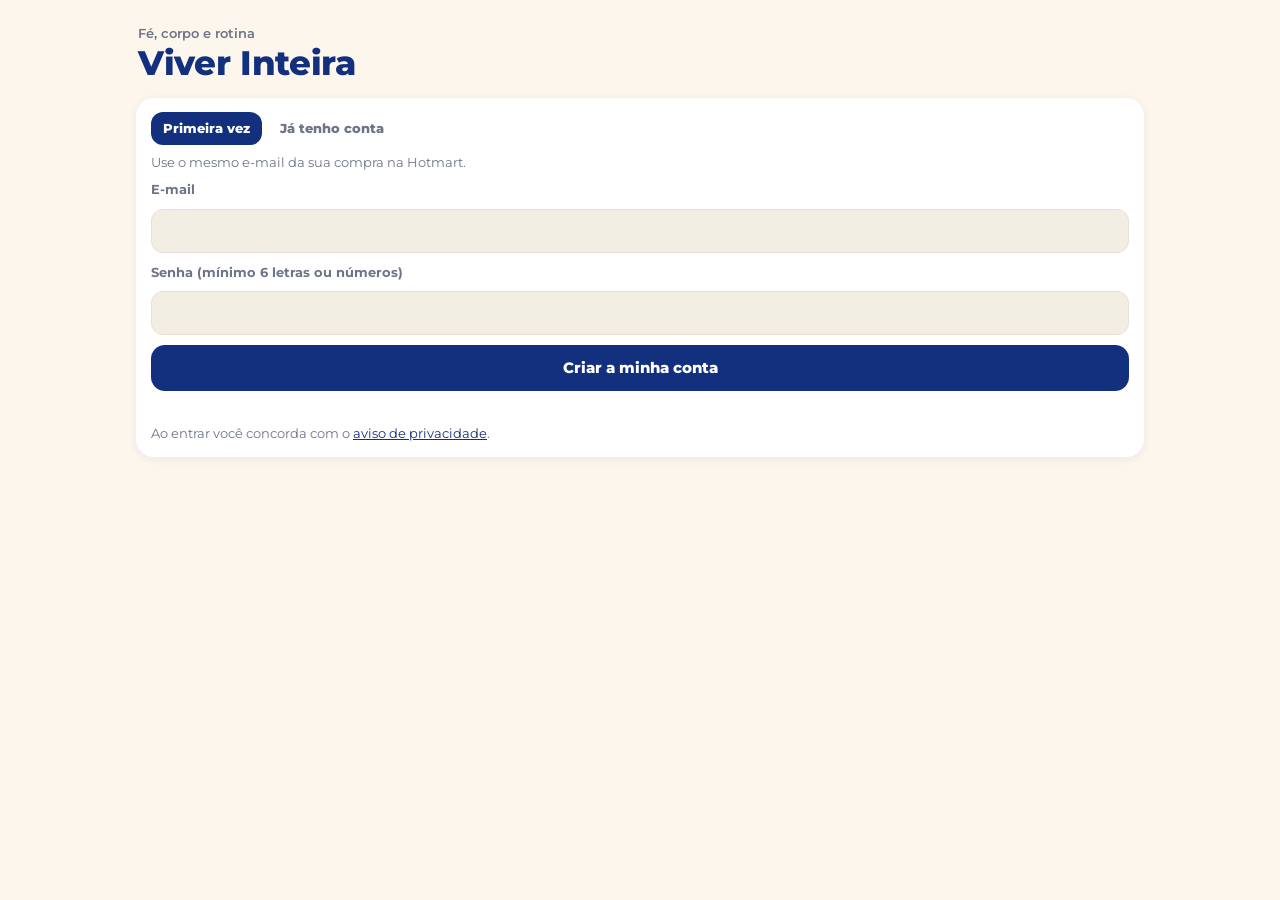
<file: index.html>
<!doctype html>
<html lang="pt-BR">
<head>
<meta charset="utf-8">
<meta name="viewport" content="width=device-width, initial-scale=1, viewport-fit=cover">
<title>Viver Inteira</title>
<meta name="theme-color" content="#13307F">
<meta name="apple-mobile-web-app-capable" content="yes">
<meta name="apple-mobile-web-app-title" content="Viver Inteira">
<link rel="manifest" href="manifest.webmanifest">
<link rel="icon" href="icon-192.png?v=3">
<link rel="apple-touch-icon" href="apple-touch-icon.png?v=3">
<link rel="stylesheet" href="https://fonts.googleapis.com/css2?family=Great+Vibes&family=Lora:ital,wght@0,400;0,500;1,400&family=Montserrat:wght@400;500;600;700;800&display=swap">
<link rel="stylesheet" href="style.css?v=2">
</head>
<body>
<!--CORPO-->
<section class="wrap" id="login" hidden>
  <div class="hd"><div><small>Fé, corpo e rotina</small><h1>Viver Inteira</h1></div></div>
  <section class="card">
    <div class="subtabs"><button type="button" id="tCriar" aria-pressed="true">Primeira vez</button><button type="button" id="tEntrar" aria-pressed="false">Já tenho conta</button></div>
    <p class="hint">Use o mesmo e-mail da sua compra na Hotmart.</p>
    <form id="fLogin" style="display:flex;flex-direction:column;gap:10px">
      <label class="hint" for="email"><b>E-mail</b></label><input type="email" id="email" autocomplete="email" required>
      <label class="hint" for="senha"><b>Senha (mínimo 6 letras ou números)</b></label><input type="password" id="senha" minlength="6" required>
      <button class="btn" id="bEntrar">Criar a minha conta</button>
      <button class="link" type="button" id="bEsqueci" hidden>Esqueci a senha</button>
      <p class="msg" id="loginMsg" aria-live="polite"></p>
      <p class="hint">Ao entrar você concorda com o <a href="privacidade.html">aviso de privacidade</a>.</p>
    </form>
  </section>
</section>
<main class="wrap" id="wrap" hidden><div id="main" style="display:flex;flex-direction:column;gap:12px"></div></main>
<div class="tabbar" id="tabbar" hidden><nav>
  <a href="#hoje"><b>☀️</b>Hoje</a><a href="#fe"><b>🙏</b>Fé</a><a href="#corpo"><b>💪</b>Corpo</a><a href="#casa"><b>🏡</b>Casa</a><a href="#financas"><b>💰</b>Finanças</a><a href="#desafios"><b>✨</b>Desafios</a><a href="#metas"><b>🎯</b>Metas</a><a href="#mais"><b>☰</b>Mais</a>
</nav></div>
<div class="sheet" id="sheet" hidden></div>
<div class="toast" id="toast" hidden></div>
<!--/CORPO-->
<script src="supabase.js"></script>
<script src="config.js"></script>
<script src="conteudo.js"></script>
<script src="evangelhos.js"></script>
<script src="novenas.js"></script>
<script src="app.js?v=5"></script>
</body>
</html>
</file>
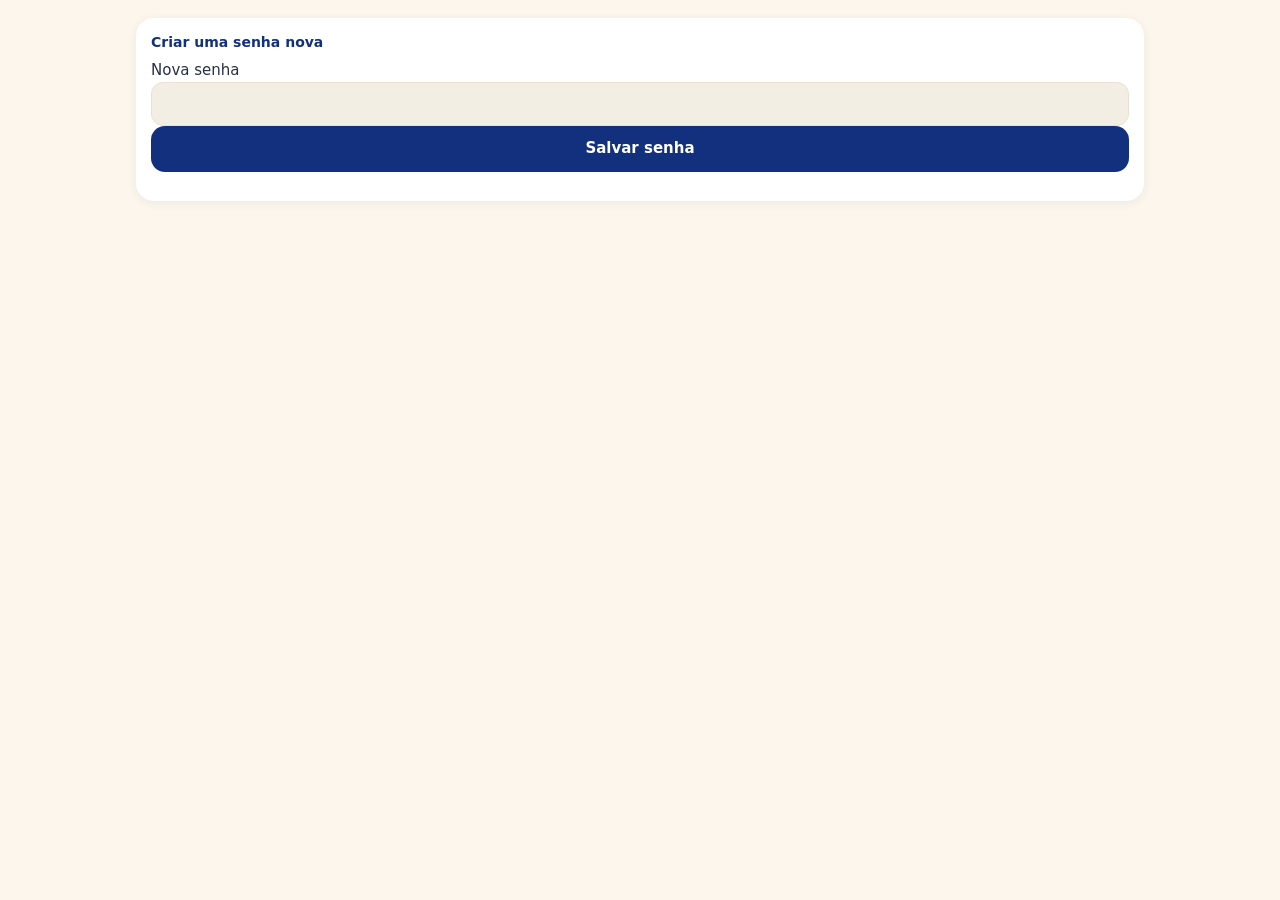
<file: nova-senha.html>
<!doctype html>
<html lang="pt-BR"><head><meta charset="utf-8"><meta name="viewport" content="width=device-width, initial-scale=1">
<title>Nova senha · Viver Inteira</title><link rel="stylesheet" href="style.css?v=1"></head>
<body><div class="wrap"><section class="card">
<h2>Criar uma senha nova</h2>
<form id="f" class="col">
<div class="field"><label class="f" for="s">Nova senha</label><input type="password" id="s" minlength="6" autocomplete="new-password" required></div>
<button class="btn" type="submit">Salvar senha</button><p class="aviso" id="m" aria-live="polite"></p>
</form></section></div>
<script src="supabase.js?v=4"></script>
<script src="config.js?v=4"></script>
<script>
var c = window.VI_CONFIG, sb = window.supabase.createClient(c.url, c.anonKey);
document.getElementById('f').addEventListener('submit', function(e){
  e.preventDefault(); var m = document.getElementById('m'); m.textContent = 'Salvando…';
  sb.auth.updateUser({password: document.getElementById('s').value}).then(function(r){
    if (r.error) m.textContent = 'O link venceu ou já foi usado. Peça outro em “Esqueci a senha”.';
    else { m.textContent = 'Senha nova salva! Abrindo o app…'; setTimeout(function(){ location.href = './'; }, 1200); }
  });
});
</script></body></html>
</file>
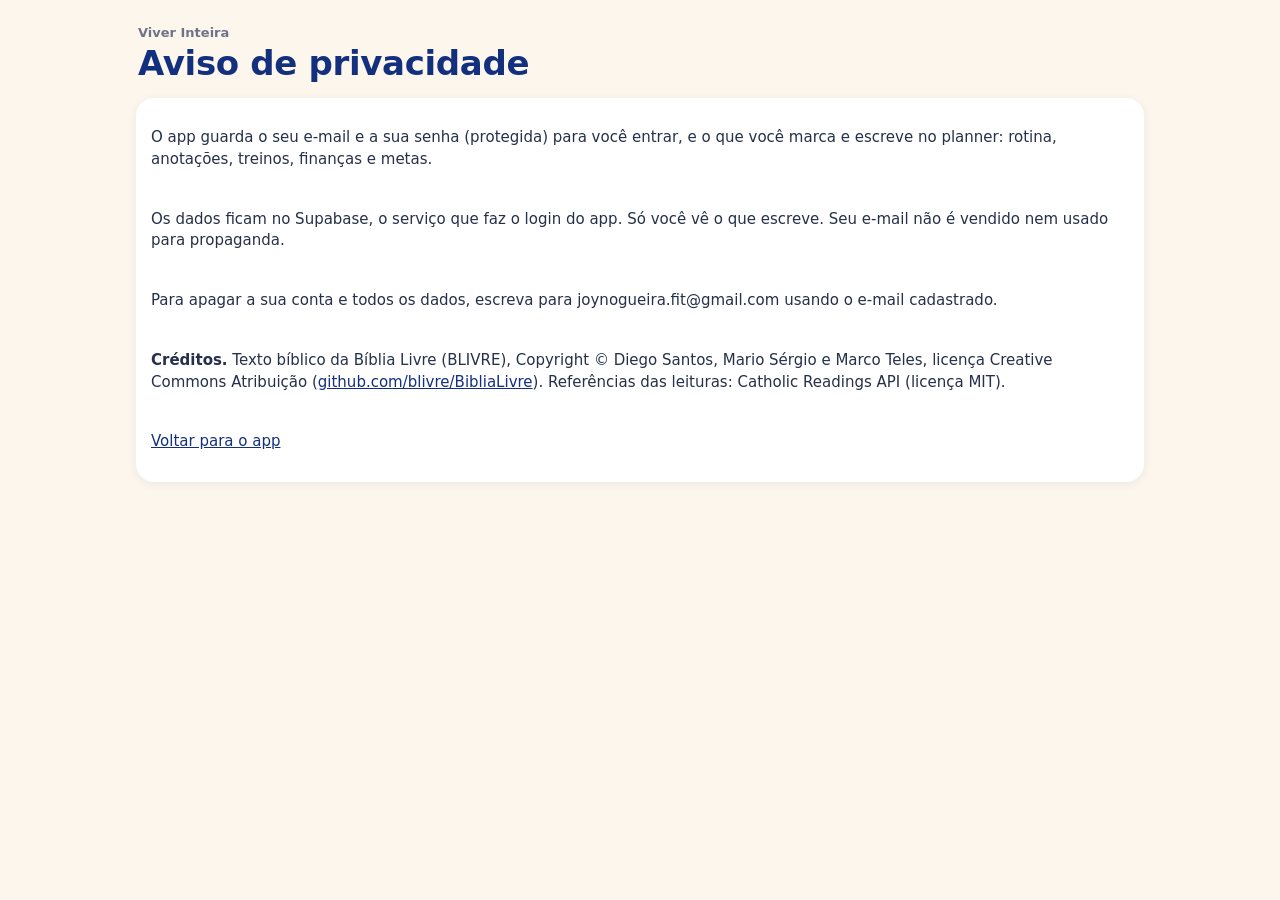
<file: privacidade.html>
<!doctype html><html lang="pt-BR"><head><meta charset="utf-8"><meta name="viewport" content="width=device-width, initial-scale=1">
<title>Privacidade · Viver Inteira</title><link rel="stylesheet" href="style.css?v=1"></head>
<body><main class="wrap" style="padding-bottom:40px"><div class="hd"><div><small>Viver Inteira</small><h1>Aviso de privacidade</h1></div></div>
<section class="card"><p>O app guarda o seu e-mail e a sua senha (protegida) para você entrar, e o que você marca e escreve no planner: rotina, anotações, treinos, finanças e metas.</p>
<p>Os dados ficam no Supabase, o serviço que faz o login do app. Só você vê o que escreve. Seu e-mail não é vendido nem usado para propaganda.</p>
<p>Para apagar a sua conta e todos os dados, escreva para joynogueira.fit@gmail.com usando o e-mail cadastrado.</p>
<p><b>Créditos.</b> Texto bíblico da Bíblia Livre (BLIVRE), Copyright © Diego Santos, Mario Sérgio e Marco Teles, licença Creative Commons Atribuição (<a href="https://github.com/blivre/BibliaLivre">github.com/blivre/BibliaLivre</a>). Referências das leituras: Catholic Readings API (licença MIT).</p>
<p><a href="./">Voltar para o app</a></p></section></main></body></html>
</file>
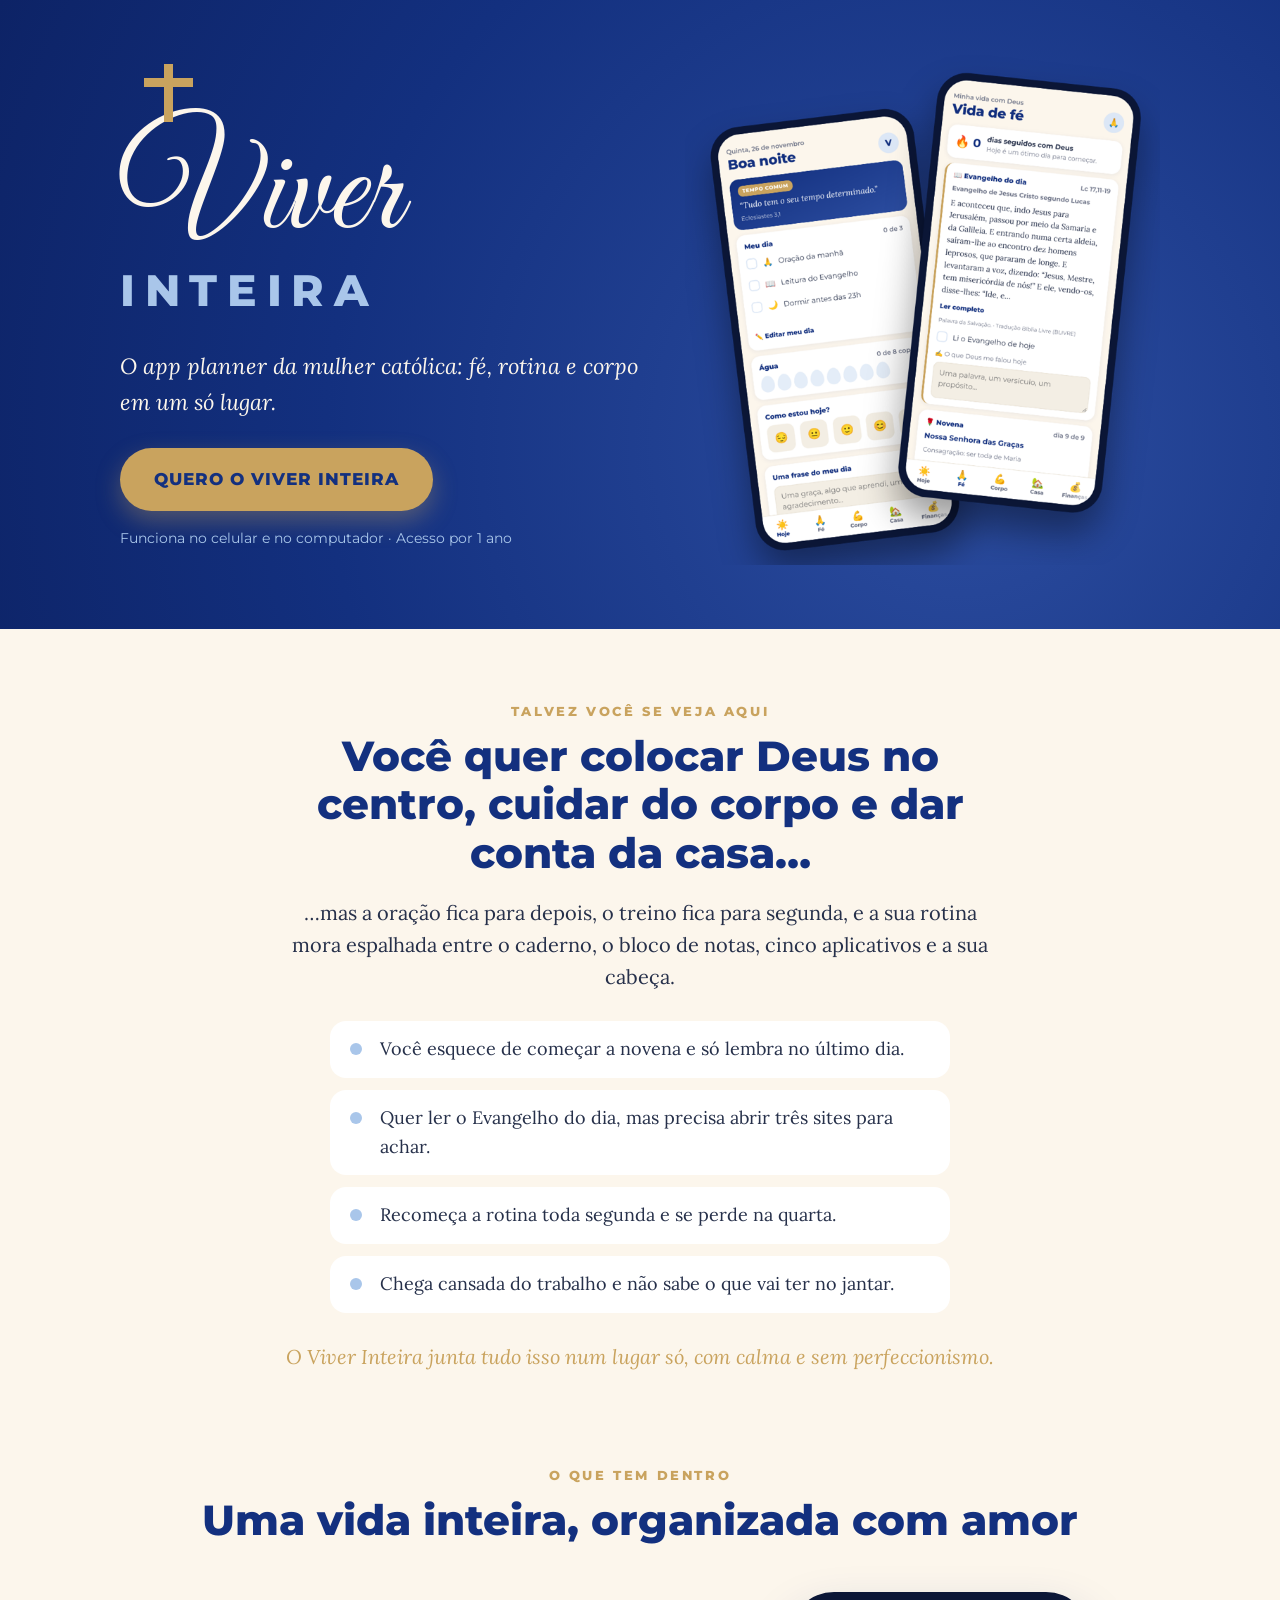
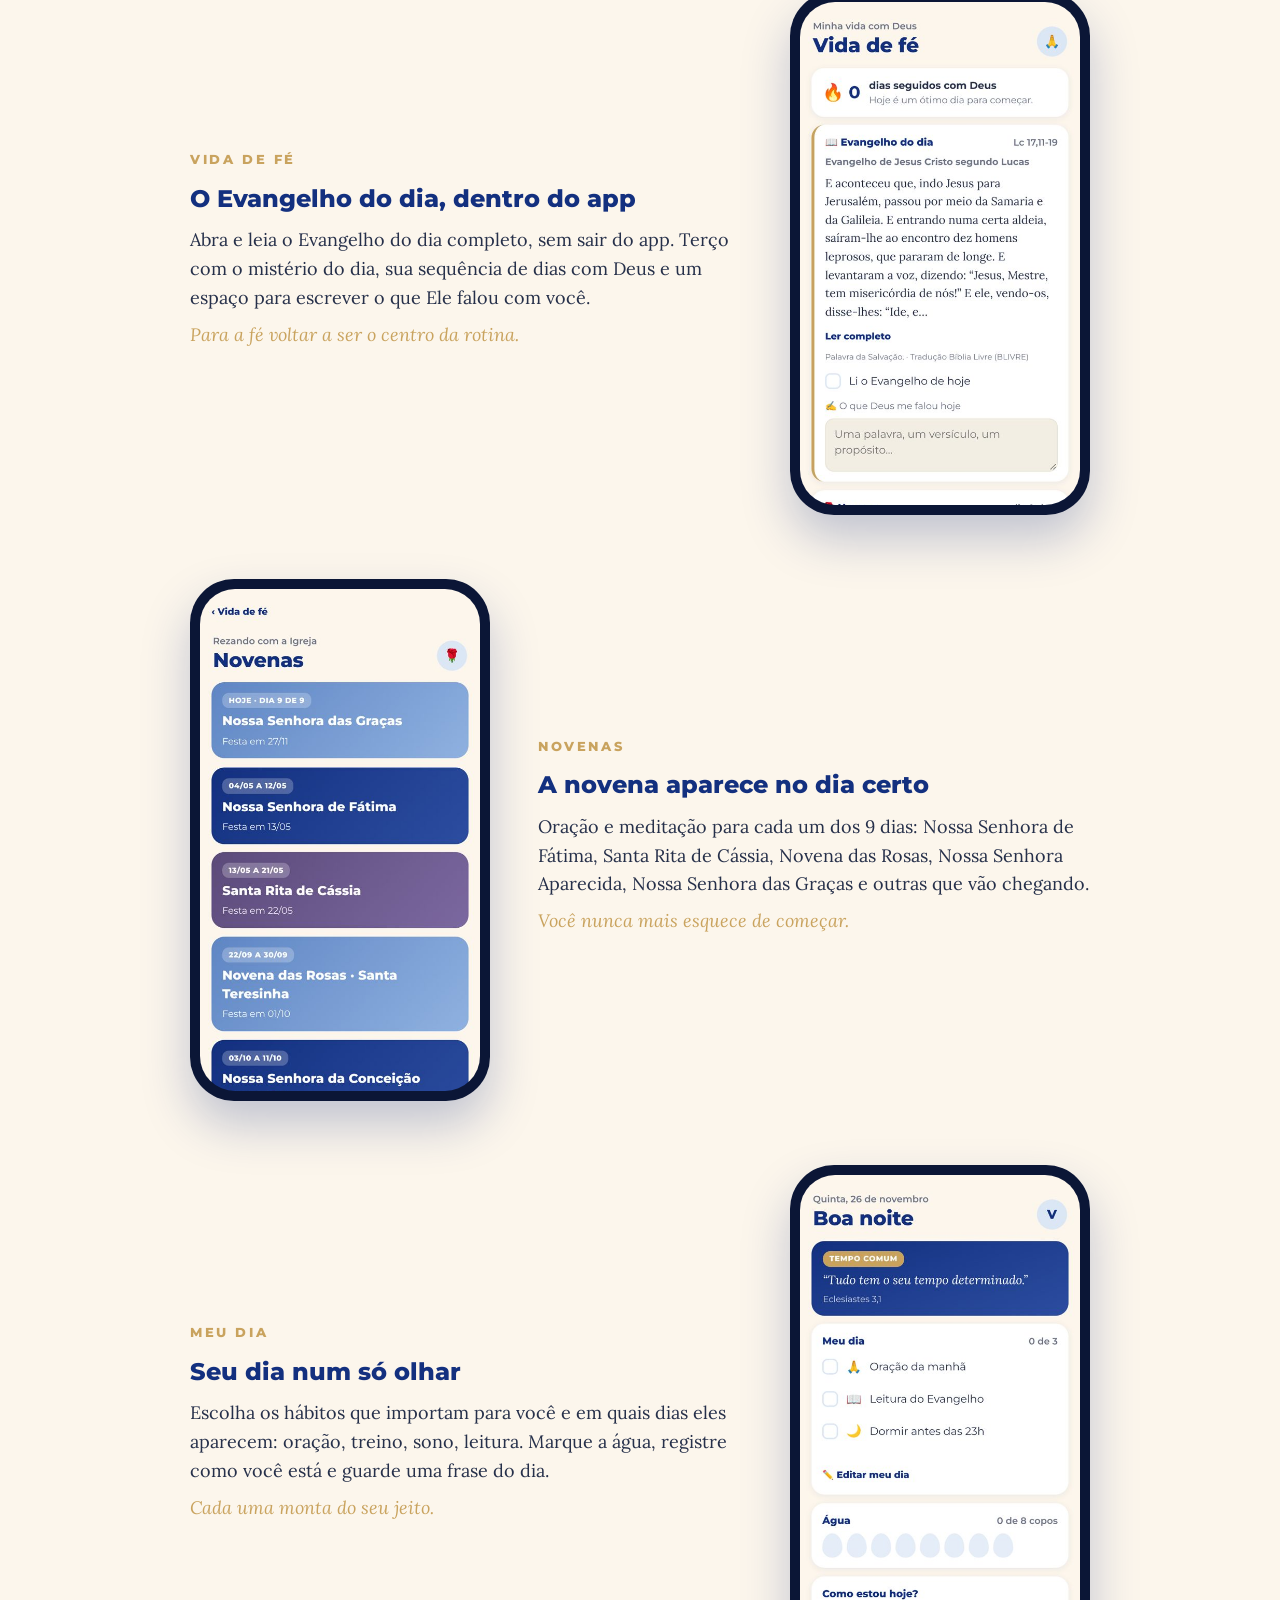
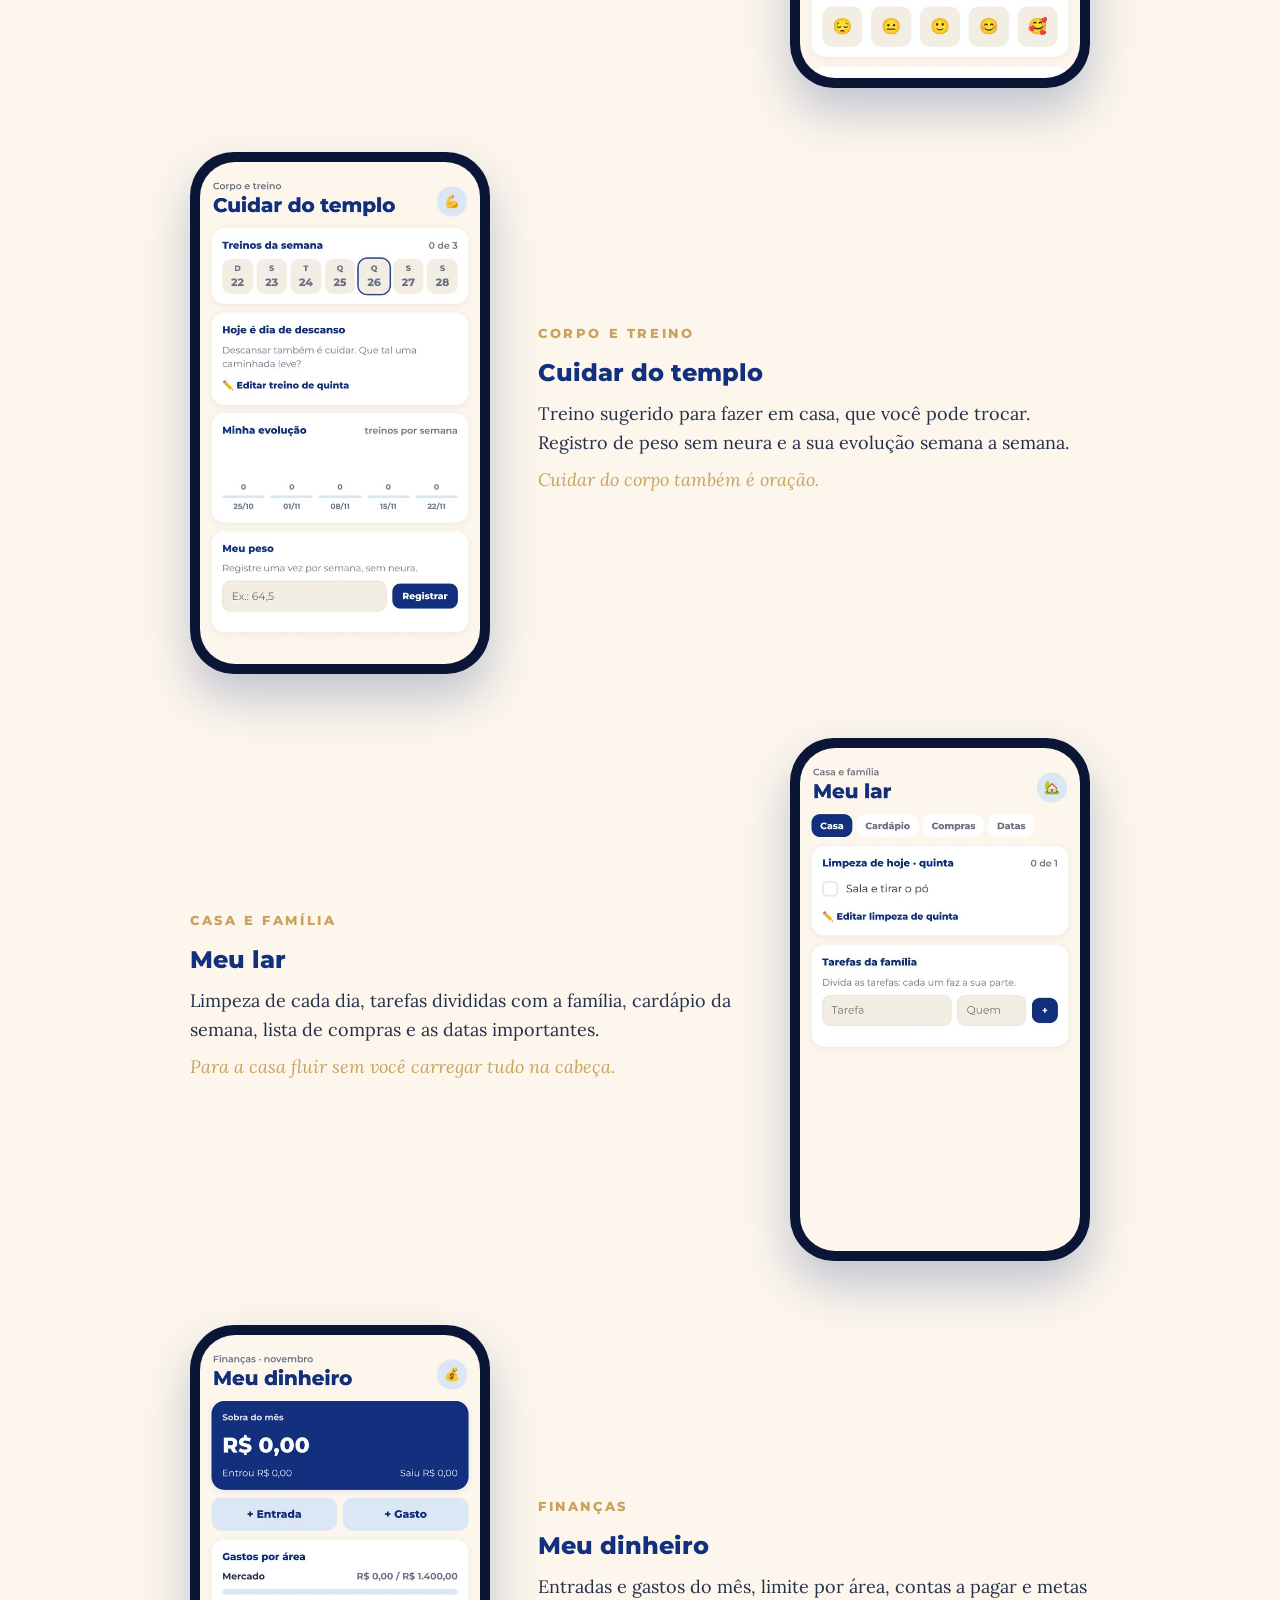
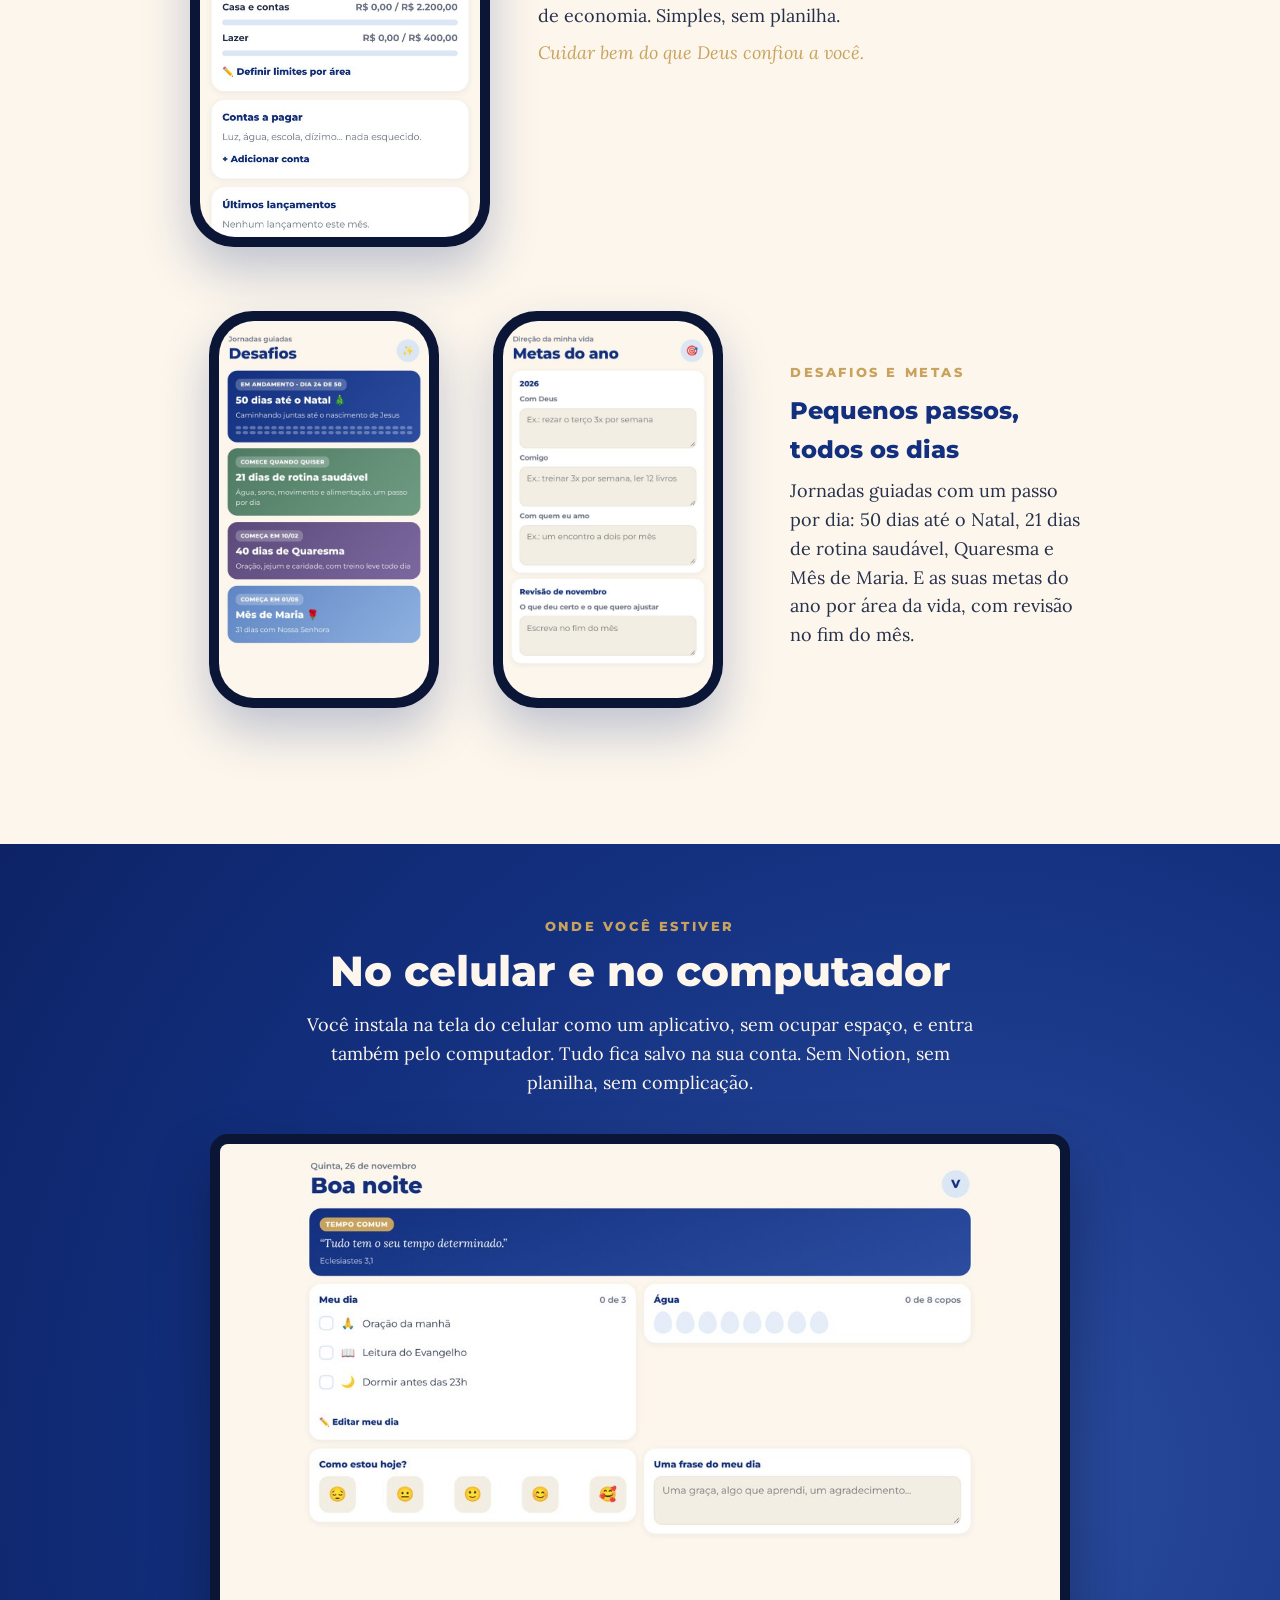
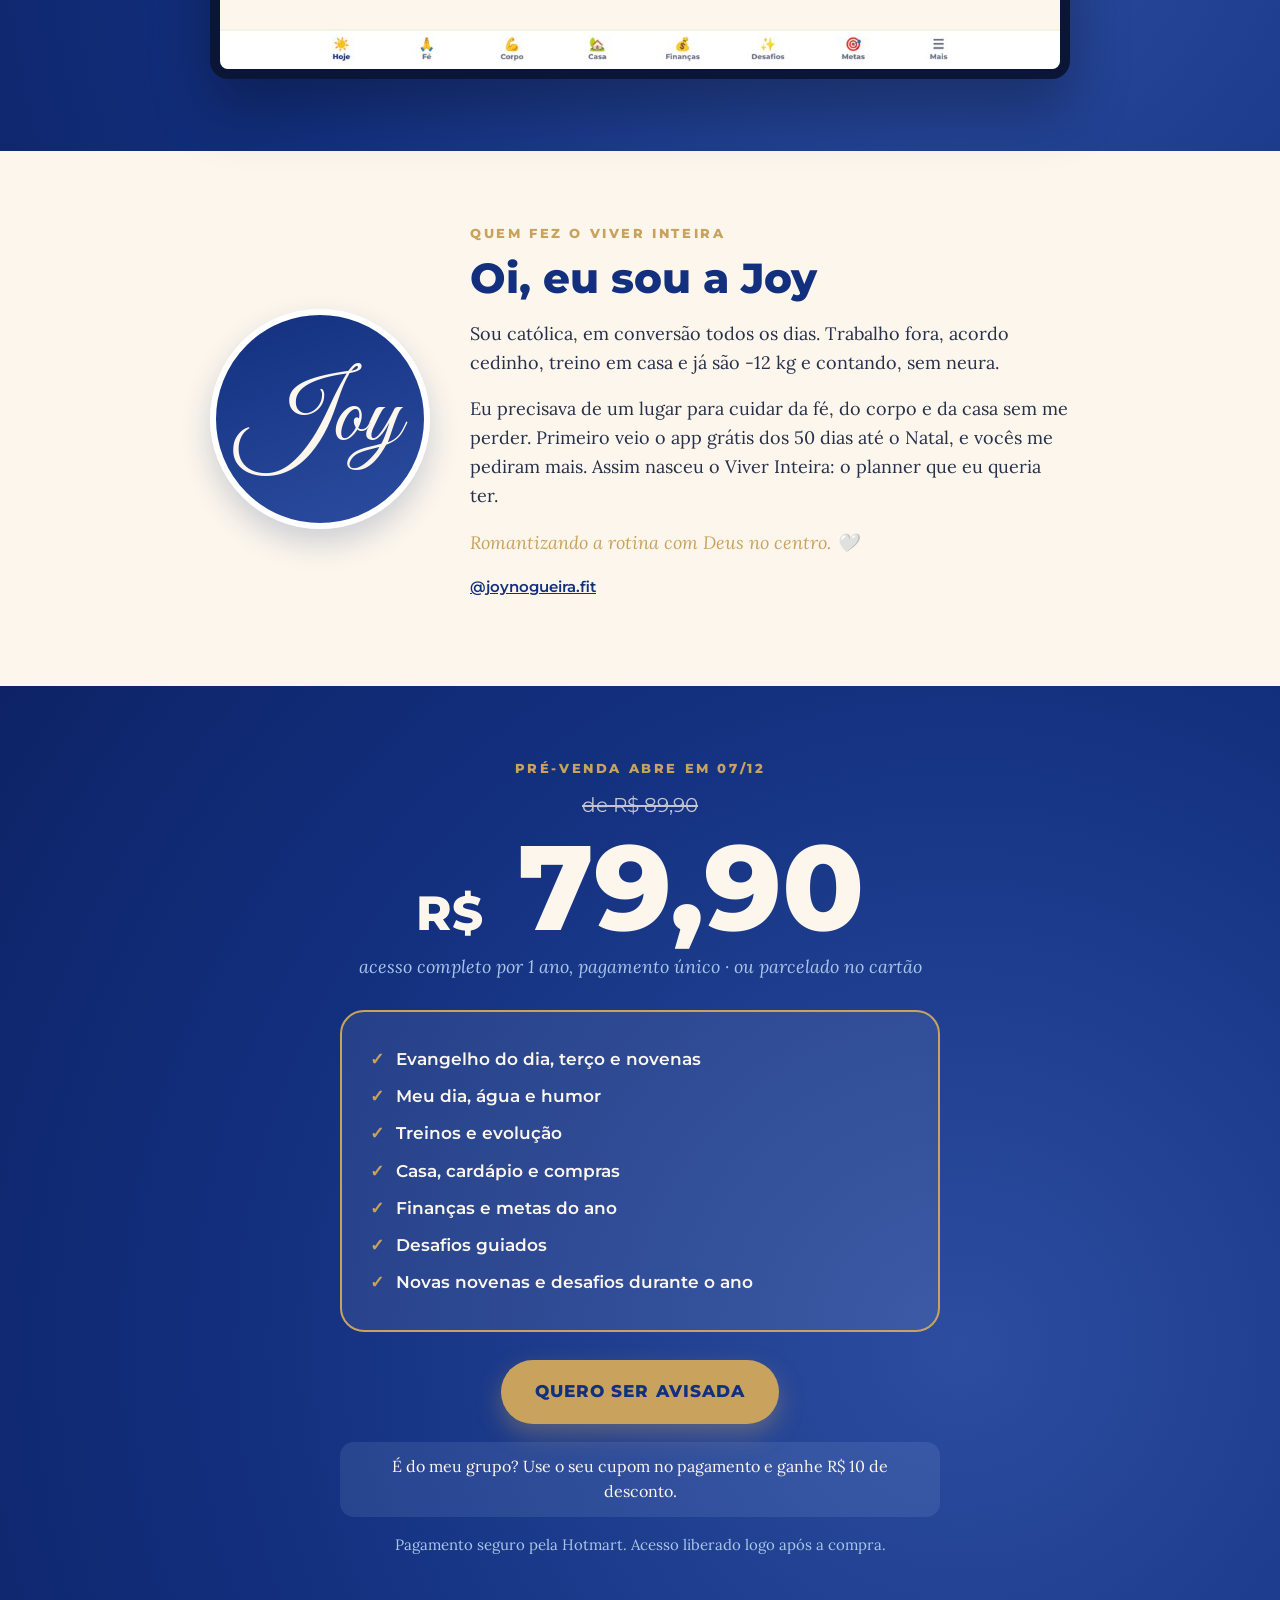
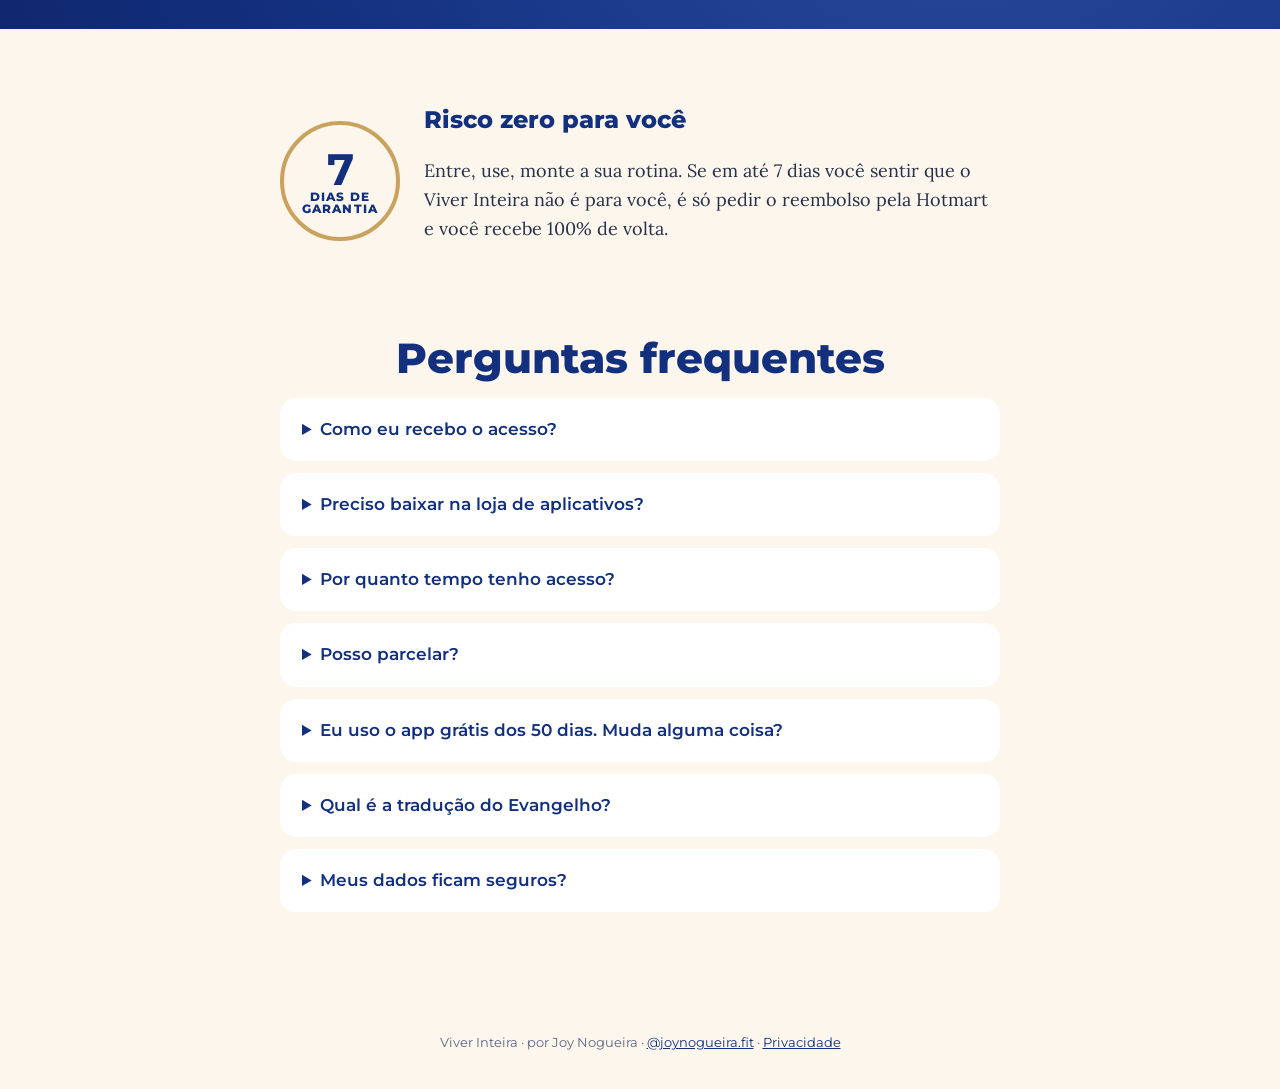
<file: venda.html>
<!doctype html>
<html lang="pt-BR">
<head>
<meta charset="utf-8">
<meta name="viewport" content="width=device-width, initial-scale=1">
<title>Viver Inteira · App planner da mulher católica</title>
<meta name="description" content="O app planner da mulher católica: Evangelho do dia, novenas, rotina, treino, casa, finanças e metas em um só lugar. Por Joy Nogueira.">
<meta property="og:title" content="Viver Inteira · App planner da mulher católica">
<meta property="og:description" content="Fé, rotina e corpo em um só lugar.">
<meta property="og:image" content="https://joynogueirafit-ui.github.io/viver-inteira/venda/capa.jpg">
<meta name="theme-color" content="#13307F">
<link rel="icon" href="icon-192.png">
<link rel="preconnect" href="https://fonts.googleapis.com"><link rel="preconnect" href="https://fonts.gstatic.com" crossorigin>
<link href="https://fonts.googleapis.com/css2?family=Great+Vibes&family=Montserrat:wght@500;600;800&family=Lora:ital,wght@0,400;0,500;1,400&display=swap" rel="stylesheet">
<style>
:root{--azul:#13307F;--azul2:#2C4DA0;--ceu:#A9C6EA;--creme:#FCF6EC;--gold:#C9A35E;--fg:#26304A;--mut:#5d6684}
*{box-sizing:border-box}
html{scroll-behavior:smooth}
body{margin:0;background:var(--creme);color:var(--fg);font-family:Lora,Georgia,serif;font-size:18px;line-height:1.6}
img{max-width:100%;display:block}
.w{max-width:1080px;margin:0 auto;padding:0 20px}
h1,h2,h3,.k,.btn,.mont{font-family:Montserrat,system-ui,sans-serif}
h2{color:var(--azul);font-weight:800;font-size:clamp(28px,4.5vw,42px);line-height:1.15;margin:0 0 16px}
h3{color:var(--azul);font-weight:800;font-size:24px;margin:0 0 8px}
.k{color:var(--gold);font-weight:800;font-size:13px;letter-spacing:.2em;text-transform:uppercase;margin-bottom:10px}
.it{font-style:italic;color:var(--gold)}
.btn{display:inline-block;background:var(--gold);color:var(--azul);font-weight:800;letter-spacing:.06em;text-decoration:none;padding:18px 34px;border-radius:50px;font-size:17px;box-shadow:0 10px 24px rgba(201,163,94,.35);text-align:center}
.btn:hover{filter:brightness(1.05)}
section{padding:72px 0}
.azul{background:radial-gradient(circle at 75% 70%,var(--azul2) 0,var(--azul) 60%,#0d2366 100%);color:var(--creme)}
.azul h2,.azul h3{color:var(--creme)}
.azul .it{color:var(--ceu)}

/* topo */
.hero{padding:48px 0 64px}
.hero .w{display:grid;grid-template-columns:1.05fr .95fr;gap:40px;align-items:center}
.cz{width:9px;height:58px;background:var(--gold);position:relative;margin:0 0 14px 44px}.cz:after{content:"";position:absolute;left:-20px;top:14px;width:49px;height:9px;background:var(--gold)}
.logo .v{font-family:'Great Vibes',cursive;font-size:clamp(96px,14vw,140px);line-height:.85}
.logo .n{font-family:Montserrat;font-weight:800;color:var(--ceu);font-size:clamp(30px,4.4vw,44px);letter-spacing:.22em}
.hero p.sub{font-size:22px;font-style:italic;margin:24px 0 28px;max-width:520px}
.hero .tag{font-family:Montserrat;font-size:14px;color:var(--ceu);margin-top:16px}
.hero img{border-radius:28px;box-shadow:0 30px 60px rgba(0,0,0,.35)}

/* dor */
.dor{max-width:760px;margin:0 auto;text-align:center}
.dor p{font-size:20px}
.dor .lista{display:grid;gap:12px;text-align:left;margin:28px auto;max-width:620px}
.dor .lista div{background:#fff;border-radius:16px;padding:14px 18px 14px 50px;position:relative;font-size:18px}
.dor .lista div:before{content:"";position:absolute;left:20px;top:22px;width:12px;height:12px;border-radius:50%;background:var(--ceu)}

/* areas */
.area{display:grid;grid-template-columns:300px 1fr;gap:48px;align-items:center;margin:0 auto 64px;max-width:900px}
.area:nth-child(even){grid-template-columns:1fr 300px}
.area:nth-child(even) .ph{order:2}
.ph{background:#0b1636;padding:10px;border-radius:44px;box-shadow:0 24px 48px rgba(19,48,127,.25);max-width:300px;margin:0 auto}
.ph img{border-radius:35px;aspect-ratio:390/700;object-fit:cover;object-position:top;width:100%}
.area p{margin:0 0 8px}
.duo{display:flex;gap:16px}.duo .ph{max-width:230px}

.pc img{border-radius:18px;box-shadow:0 30px 60px rgba(0,0,0,.3);border:10px solid #0b1636}

/* quem */
.quem{display:grid;grid-template-columns:220px 1fr;gap:40px;align-items:center;max-width:900px;margin:0 auto}
.foto{width:220px;height:220px;border-radius:50%;background:linear-gradient(160deg,var(--azul),var(--azul2));display:flex;align-items:center;justify-content:center;color:var(--creme);font-family:'Great Vibes';font-size:96px;overflow:hidden;border:6px solid #fff;box-shadow:0 14px 30px rgba(19,48,127,.2)}
.foto img{width:100%;height:100%;object-fit:cover}

/* oferta */
.of{max-width:640px;margin:0 auto;text-align:center}
.preco{font-family:Montserrat;font-weight:800;font-size:clamp(72px,14vw,120px);line-height:1;margin:6px 0}
.preco small{font-size:.4em}
.de{font-family:Montserrat;text-decoration:line-through;opacity:.75;font-size:20px}
.box{background:rgba(252,246,236,.08);border:2px solid var(--gold);border-radius:24px;padding:24px 28px;text-align:left;margin:28px 0}
.box div{font-family:Montserrat;font-weight:600;font-size:17px;margin:10px 0;display:flex;gap:12px}
.box div:before{content:"✓";color:var(--gold);font-weight:800}
.nota{font-size:15px;color:var(--ceu);margin-top:16px}
.grupo{margin-top:18px;font-size:16px;background:rgba(169,198,234,.12);border-radius:14px;padding:12px 16px}

.gar{display:flex;gap:24px;align-items:center;max-width:760px;margin:0 auto}
.selo{flex:none;width:120px;height:120px;border-radius:50%;border:4px solid var(--gold);display:flex;flex-direction:column;align-items:center;justify-content:center;font-family:Montserrat;font-weight:800;color:var(--azul);line-height:1}
.selo b{font-size:44px}.selo span{font-size:12px;letter-spacing:.1em}

/* faq */
.faq{max-width:760px;margin:0 auto}
details{background:#fff;border-radius:16px;padding:18px 22px;margin:12px 0}
summary{font-family:Montserrat;font-weight:600;color:var(--azul);cursor:pointer;font-size:17px}
details p{margin:12px 0 0}
footer{padding:36px 0;text-align:center;font-family:Montserrat;font-size:13px;color:var(--mut)}
footer a{color:var(--azul)}
.fix{position:fixed;left:0;right:0;bottom:0;padding:10px 16px calc(10px + env(safe-area-inset-bottom));background:rgba(252,246,236,.96);box-shadow:0 -6px 20px rgba(0,0,0,.08);display:none;text-align:center;z-index:5}
.fix .btn{padding:14px 20px;font-size:15px;width:100%;max-width:420px}

@media (max-width:760px){
  section{padding:56px 0}
  .hero .w,.area,.area:nth-child(even),.quem{grid-template-columns:1fr;gap:28px}
  .area:nth-child(even) .ph{order:0}
  .hero{text-align:center}.cz{margin:0 auto 14px}.hero p.sub{margin-left:auto;margin-right:auto}
  .quem{text-align:center}.foto{margin:0 auto}
  .gar{flex-direction:column;text-align:center}
  .fix{display:block}body{padding-bottom:80px}
  .duo .ph{max-width:48%}
}
</style>
</head>
<body>

<section class="azul hero">
  <div class="w">
    <div>
      <div class="logo"><div class="cz"></div><div class="v">Viver</div><div class="n">INTEIRA</div></div>
      <p class="sub">O app planner da mulher católica: fé, rotina e corpo em um só lugar.</p>
      <a class="btn js-cta" href="#oferta">QUERO O VIVER INTEIRA</a>
      <div class="tag">Funciona no celular e no computador · Acesso por 1 ano</div>
    </div>
    <img src="venda/hero.png" alt="Telas do app Viver Inteira" width="675" height="735" style="box-shadow:none;border-radius:0;width:100%;max-width:520px;height:auto;margin:0 auto">
  </div>
</section>

<section>
  <div class="w dor">
    <div class="k">Talvez você se veja aqui</div>
    <h2>Você quer colocar Deus no centro, cuidar do corpo e dar conta da casa…</h2>
    <p>…mas a oração fica para depois, o treino fica para segunda, e a sua rotina mora espalhada entre o caderno, o bloco de notas, cinco aplicativos e a sua cabeça.</p>
    <div class="lista">
      <div>Você esquece de começar a novena e só lembra no último dia.</div>
      <div>Quer ler o Evangelho do dia, mas precisa abrir três sites para achar.</div>
      <div>Recomeça a rotina toda segunda e se perde na quarta.</div>
      <div>Chega cansada do trabalho e não sabe o que vai ter no jantar.</div>
    </div>
    <p class="it">O Viver Inteira junta tudo isso num lugar só, com calma e sem perfeccionismo.</p>
  </div>
</section>

<section style="padding-top:0">
  <div class="w">
    <div style="text-align:center;margin-bottom:48px"><div class="k">O que tem dentro</div><h2>Uma vida inteira, organizada com amor</h2></div>

    <div class="area"><div class="ph"><img src="venda/fe.jpg" alt="Tela Vida de fé" loading="lazy"></div>
      <div><div class="k">Vida de fé</div><h3>O Evangelho do dia, dentro do app</h3>
      <p>Abra e leia o Evangelho do dia completo, sem sair do app. Terço com o mistério do dia, sua sequência de dias com Deus e um espaço para escrever o que Ele falou com você.</p>
      <p class="it">Para a fé voltar a ser o centro da rotina.</p></div></div>

    <div class="area"><div class="ph"><img src="venda/novenas.jpg" alt="Tela Novenas" loading="lazy"></div>
      <div><div class="k">Novenas</div><h3>A novena aparece no dia certo</h3>
      <p>Oração e meditação para cada um dos 9 dias: Nossa Senhora de Fátima, Santa Rita de Cássia, Novena das Rosas, Nossa Senhora Aparecida, Nossa Senhora das Graças e outras que vão chegando.</p>
      <p class="it">Você nunca mais esquece de começar.</p></div></div>

    <div class="area"><div class="ph"><img src="venda/hoje.jpg" alt="Tela Meu dia" loading="lazy"></div>
      <div><div class="k">Meu dia</div><h3>Seu dia num só olhar</h3>
      <p>Escolha os hábitos que importam para você e em quais dias eles aparecem: oração, treino, sono, leitura. Marque a água, registre como você está e guarde uma frase do dia.</p>
      <p class="it">Cada uma monta do seu jeito.</p></div></div>

    <div class="area"><div class="ph"><img src="venda/corpo.jpg" alt="Tela Corpo" loading="lazy"></div>
      <div><div class="k">Corpo e treino</div><h3>Cuidar do templo</h3>
      <p>Treino sugerido para fazer em casa, que você pode trocar. Registro de peso sem neura e a sua evolução semana a semana.</p>
      <p class="it">Cuidar do corpo também é oração.</p></div></div>

    <div class="area"><div class="ph"><img src="venda/casa.jpg" alt="Tela Casa" loading="lazy"></div>
      <div><div class="k">Casa e família</div><h3>Meu lar</h3>
      <p>Limpeza de cada dia, tarefas divididas com a família, cardápio da semana, lista de compras e as datas importantes.</p>
      <p class="it">Para a casa fluir sem você carregar tudo na cabeça.</p></div></div>

    <div class="area"><div class="ph"><img src="venda/financas.jpg" alt="Tela Finanças" loading="lazy"></div>
      <div><div class="k">Finanças</div><h3>Meu dinheiro</h3>
      <p>Entradas e gastos do mês, limite por área, contas a pagar e metas de economia. Simples, sem planilha.</p>
      <p class="it">Cuidar bem do que Deus confiou a você.</p></div></div>

    <div class="area"><div class="duo"><div class="ph"><img src="venda/desafios.jpg" alt="Tela Desafios" loading="lazy"></div><div class="ph"><img src="venda/metas.jpg" alt="Tela Metas" loading="lazy"></div></div>
      <div><div class="k">Desafios e metas</div><h3>Pequenos passos, todos os dias</h3>
      <p>Jornadas guiadas com um passo por dia: 50 dias até o Natal, 21 dias de rotina saudável, Quaresma e Mês de Maria. E as suas metas do ano por área da vida, com revisão no fim do mês.</p></div></div>
  </div>
</section>

<section class="azul">
  <div class="w" style="display:grid;gap:36px;text-align:center">
    <div><div class="k">Onde você estiver</div><h2>No celular e no computador</h2>
    <p style="max-width:680px;margin:0 auto">Você instala na tela do celular como um aplicativo, sem ocupar espaço, e entra também pelo computador. Tudo fica salvo na sua conta. Sem Notion, sem planilha, sem complicação.</p></div>
    <div class="pc" style="max-width:860px;margin:0 auto"><img src="venda/desk.jpg" alt="Viver Inteira no computador" loading="lazy"></div>
  </div>
</section>

<section>
  <div class="w quem">
    <div class="foto" id="foto">Joy</div>
    <div><div class="k">Quem fez o Viver Inteira</div><h2>Oi, eu sou a Joy</h2>
    <p>Sou católica, em conversão todos os dias. Trabalho fora, acordo cedinho, treino em casa e já são -12 kg e contando, sem neura.</p>
    <p>Eu precisava de um lugar para cuidar da fé, do corpo e da casa sem me perder. Primeiro veio o app grátis dos 50 dias até o Natal, e vocês me pediram mais. Assim nasceu o Viver Inteira: o planner que eu queria ter.</p>
    <p class="it">Romantizando a rotina com Deus no centro. 🤍</p>
    <p class="mont" style="font-family:Montserrat;font-size:15px"><a href="https://instagram.com/joynogueira.fit" style="color:var(--azul);font-weight:600">@joynogueira.fit</a></p></div>
  </div>
</section>

<section class="azul" id="oferta">
  <div class="w of">
    <div class="k" id="ofK">Pré-venda · 07 a 17/12</div>
    <div class="de" id="ofDe">de R$ 89,90</div>
    <div class="preco" id="ofPreco"><small>R$</small> 79,90</div>
    <div class="it" id="ofSub">acesso completo por 1 ano, pagamento único · ou parcelado no cartão</div>
    <div class="box">
      <div>Evangelho do dia, terço e novenas</div><div>Meu dia, água e humor</div><div>Treinos e evolução</div>
      <div>Casa, cardápio e compras</div><div>Finanças e metas do ano</div><div>Desafios guiados</div><div>Novas novenas e desafios durante o ano</div>
    </div>
    <a class="btn js-cta" id="ofBtn" href="#">QUERO O VIVER INTEIRA</a>
    <div class="grupo" id="ofGrupo">É do meu grupo? Use o seu cupom no pagamento e ganhe R$ 10 de desconto.</div>
    <div class="nota">Pagamento seguro pela Hotmart. Acesso liberado logo após a compra.</div>
  </div>
</section>

<section>
  <div class="w gar">
    <div class="selo"><b>7</b><span>DIAS DE</span><span>GARANTIA</span></div>
    <div><h3>Risco zero para você</h3><p>Entre, use, monte a sua rotina. Se em até 7 dias você sentir que o Viver Inteira não é para você, é só pedir o reembolso pela Hotmart e você recebe 100% de volta.</p></div>
  </div>
</section>

<section style="padding-top:0">
  <div class="w faq">
    <h2 style="text-align:center">Perguntas frequentes</h2>
    <details><summary>Como eu recebo o acesso?</summary><p>Logo depois da compra você recebe um e-mail da Hotmart com o link do app. É só entrar, tocar em "Primeira vez" e criar a sua senha com o mesmo e-mail da compra.</p></details>
    <details><summary>Preciso baixar na loja de aplicativos?</summary><p>Não. Você abre pelo navegador e instala na tela do celular com dois toques (tem o passo a passo dentro do app). Funciona no iPhone, no Android e no computador.</p></details>
    <details><summary>Por quanto tempo tenho acesso?</summary><p>Por 1 ano a partir da compra, com todas as novidades que chegarem nesse período: novas novenas, desafios e melhorias.</p></details>
    <details><summary>Posso parcelar?</summary><p>Sim, no cartão de crédito pela Hotmart. Também dá para pagar no Pix.</p></details>
    <details><summary>Eu uso o app grátis dos 50 dias. Muda alguma coisa?</summary><p>Você pode continuar usando o dos 50 dias normalmente. No Viver Inteira, se usar o mesmo e-mail, entre em "Já tenho conta" com a mesma senha.</p></details>
    <details><summary>Qual é a tradução do Evangelho?</summary><p>Usamos a Bíblia Livre, uma tradução em português de uso aberto, seguindo as leituras do dia.</p></details>
    <details><summary>Meus dados ficam seguros?</summary><p>Sim. Cada uma só vê o próprio planner, e nada é compartilhado. Veja a <a href="privacidade.html">política de privacidade</a>.</p></details>
  </div>
</section>

<footer>Viver Inteira · por Joy Nogueira · <a href="https://instagram.com/joynogueira.fit">@joynogueira.fit</a> · <a href="privacidade.html">Privacidade</a></footer>
<div class="fix"><a class="btn js-cta" href="#oferta">QUERO O VIVER INTEIRA</a></div>

<script>
// ===== A Joice edita só aqui =====
var LINK_PRE_VENDA = 'https://pay.hotmart.com/L108681341A?off=sttrr6fp';   // link de pagamento da oferta de pré-venda (R$ 79,90), da Hotmart
var LINK_NORMAL    = 'https://pay.hotmart.com/L108681341A?off=kzwwgffd';   // link de pagamento do preço normal (R$ 89,90), da Hotmart
var FOTO           = '';   // ex.: 'venda/joy.jpg' quando tiver a foto
// =================================
(function(){
  var hoje = new Date(); var d = hoje.getFullYear()*10000 + (hoje.getMonth()+1)*100 + hoje.getDate();
  var fase = d < 20261207 ? 'breve' : (d <= 20261217 ? 'pre' : 'normal');
  var $ = function(id){ return document.getElementById(id); };
  var link;
  if (fase === 'normal') {
    $('ofK').textContent = 'Acesso completo por 1 ano';
    $('ofDe').style.display = 'none';
    $('ofPreco').innerHTML = '<small>R$</small> 89,90';
    link = LINK_NORMAL;
  } else {
    link = LINK_PRE_VENDA;
  }
  if (fase === 'breve' || !link) {
    $('ofK').textContent = 'Pré-venda abre em 07/12';
    $('ofBtn').textContent = 'QUERO SER AVISADA';
    link = 'https://instagram.com/joynogueira.fit';
  }
  $('ofBtn').href = link;
  if (fase !== 'breve' && link.indexOf('hotmart') >= 0) {
    document.querySelectorAll('.js-cta').forEach(function(a){ if (a.id !== 'ofBtn') a.href = '#oferta'; });
  }
  if (FOTO) $('foto').innerHTML = '<img src="'+FOTO+'" alt="Joy Nogueira">';
})();
</script>
</body>
</html>
</file>
<file: style.css>
/* Viver Inteira: telas de celular em cartões sobre fundo creme, abas fixas embaixo. */
/* Viver Inteira na identidade da Joy: fundo creme pérola, Azul Maria nos destaques, céu nas áreas grandes, dourado só nos detalhes.
   Celular: uma coluna com abas embaixo. Tela grande: duas colunas e todas as abas visíveis. */
:root{
  --bg:#FCF6EC; --card:#FFFFFF; --soft:#F3EEE4; --line:#E8E1D4;
  --fg:#26304A; --muted:#6E7488;
  --azul:#13307F; --azul2:#2C4DA0; --on-azul:#FFFFFF;
  --ceu:#DCE7F6; --ceu-forte:#A9C6EA; --gold:#C9A35E; --gold-ink:#8C6C2E;
  --sage:#DDEBDD; --sage-ink:#3E6A45; --water:#5F92CF; --water-soft:#E4EDF8; --danger:#B5463F;
  --display:'Montserrat', 'Segoe UI', system-ui, Arial, sans-serif;
  --body:'Montserrat', 'Segoe UI', system-ui, Arial, sans-serif;
  --read:'Lora', Georgia, 'Times New Roman', serif;
  --script:'Great Vibes', 'Allura', cursive;
  --r:18px; --shadow:0 2px 10px rgba(19,48,127,.07);
}
@media (prefers-color-scheme: dark){:root:not([data-theme="light"]){
  --bg:#141A2B; --card:#1D2539; --soft:#252E46; --line:#2F3954;
  --fg:#EEF1F8; --muted:#A7AFC4;
  --azul:#A9C6EA; --azul2:#7FA6DD; --on-azul:#141A2B;
  --ceu:#263457; --ceu-forte:#3A5288; --gold:#D8B877; --gold-ink:#E3C88E;
  --sage:#22382A; --sage-ink:#9CCBA4; --water:#7FA6DD; --water-soft:#263457; --danger:#E58A83;
  --shadow:none; color-scheme:dark}}
:root[data-theme="dark"]{
  --bg:#141A2B; --card:#1D2539; --soft:#252E46; --line:#2F3954;
  --fg:#EEF1F8; --muted:#A7AFC4;
  --azul:#A9C6EA; --azul2:#7FA6DD; --on-azul:#141A2B;
  --ceu:#263457; --ceu-forte:#3A5288; --gold:#D8B877; --gold-ink:#E3C88E;
  --sage:#22382A; --sage-ink:#9CCBA4; --water:#7FA6DD; --water-soft:#263457; --danger:#E58A83;
  --shadow:none; color-scheme:dark}

*{box-sizing:border-box}
html,body{margin:0}
body{background:var(--bg);color:var(--fg);font-family:var(--body);font-size:15px;line-height:1.45;-webkit-text-size-adjust:100%}
[hidden]{display:none!important}
button,input,textarea,select{font:inherit;color:inherit}
button{cursor:pointer}
:focus-visible{outline:2px solid var(--azul2);outline-offset:2px}
a{color:var(--azul)}

.wrap{max-width:520px;margin:0 auto;padding-block:max(18px, env(safe-area-inset-top)) 110px;
  padding-left:max(16px, env(safe-area-inset-left, 0px));padding-right:max(16px, env(safe-area-inset-right, 0px));
  display:flex;flex-direction:column;gap:12px}

/* cabeçalho de cada tela */
.hd{display:flex;justify-content:space-between;align-items:flex-end;gap:12px;padding:6px 2px 4px}
.hd small{display:block;color:var(--muted);font-size:13px;font-weight:600}
.hd h1{font-family:var(--display);font-weight:800;letter-spacing:-.01em;color:var(--azul);font-size:28px;line-height:1.1;margin:2px 0 0;text-wrap:balance}
.av{width:42px;height:42px;border-radius:50%;background:var(--ceu);display:grid;place-items:center;color:var(--azul);font-weight:800;font-size:18px;flex:none;border:0}

/* cartões */
.card{background:var(--card);border-radius:var(--r);padding:14px 15px;box-shadow:var(--shadow);display:flex;flex-direction:column;gap:8px;min-width:0}
.card h2{margin:0;font-size:14px;font-weight:800;color:var(--azul);display:flex;justify-content:space-between;align-items:baseline;gap:8px}
.card h2 em{font-style:normal;color:var(--muted);font-weight:600;font-size:13px}
.hint{color:var(--muted);font-size:13px;margin:0}
.lbl{font-size:11px;font-weight:800;color:var(--muted);letter-spacing:.07em;text-transform:uppercase;margin:6px 2px 0}

.verse{background:var(--azul);color:var(--on-azul);border-radius:var(--r);padding:14px 16px;display:flex;flex-direction:column;gap:6px}
.verse i{font-family:var(--read);font-size:17px;line-height:1.45}
.verse small{opacity:.8;font-size:12px}
.pill{align-self:flex-start;background:var(--gold);color:#FFFFFF;font-size:10.5px;font-weight:800;padding:3px 9px;border-radius:10px;letter-spacing:.06em;text-transform:uppercase}

/* checklist */
.chk{display:flex;align-items:center;gap:11px;width:100%;background:none;border:0;padding:6px 0;text-align:left;font-size:15px}
.bx{width:22px;height:22px;border-radius:7px;border:2px solid var(--ceu);flex:none;display:grid;place-items:center;color:var(--on-azul);font-size:13px;font-weight:800}
.chk[aria-pressed="true"] .bx{background:var(--azul);border-color:var(--azul)}
.chk[aria-pressed="true"] .tx{color:var(--muted);text-decoration:line-through}
.chk .em{font-size:17px;width:22px;text-align:center}
.chk .who{margin-left:auto;font-size:11px;font-weight:800;padding:2px 8px;border-radius:8px;background:var(--water-soft);color:var(--azul)}
.msg{color:var(--azul2);font-weight:700;font-size:13px;margin:0;min-height:1em}

/* água, humor */
.drops{display:flex;gap:6px;flex-wrap:wrap}
.drop{width:28px;height:34px;border:0;padding:0;border-radius:50% 50% 50% 50%/60% 60% 40% 40%;background:var(--water-soft)}
.drop.on{background:var(--water)}
.mood{display:flex;justify-content:space-between;gap:6px}
.mood button{flex:1;max-width:56px;aspect-ratio:1;border-radius:14px;border:2px solid transparent;background:var(--soft);font-size:22px}
.mood button[aria-pressed="true"]{background:var(--ceu);border-color:var(--azul2)}

/* campos */
textarea,input[type=text],input[type=email],input[type=password],input[type=number],input[type=date],select{
  width:100%;border:1.5px solid var(--line);background:var(--soft);border-radius:12px;padding:10px 12px;font-size:15px;min-width:0}
textarea{min-height:74px;resize:vertical}
.row{display:flex;gap:8px;align-items:center}
.row > *{min-width:0}
.btn{background:var(--azul);color:var(--on-azul);border:0;border-radius:14px;padding:12px 16px;font-weight:800;font-size:15px;width:100%}
.btn.ghost{background:var(--ceu);color:var(--azul)}
.btn.sm{flex:none;width:auto;padding:8px 14px;font-size:13px;border-radius:11px}
.link{background:none;border:0;color:var(--azul);font-weight:800;padding:4px 0;font-size:13px;text-align:left}
.tags{display:flex;flex-wrap:wrap;gap:6px}
.tag{white-space:nowrap;font-size:12.5px;font-weight:700;padding:5px 11px;border-radius:11px;background:var(--ceu);color:var(--azul);border:0;text-decoration:none}
.tag.soft{background:var(--soft)}

/* fé */
.streak{display:flex;align-items:center;gap:12px}
.streak b{font-size:24px;color:var(--azul)}
.gosp{border-left:4px solid var(--gold)}
.evtxt{margin:0;font-family:var(--read);font-size:16px;line-height:1.6;color:var(--fg)}
.terco{display:flex;gap:5px;flex-wrap:wrap;align-items:center}
.bead{width:22px;height:22px;border-radius:50%;background:var(--ceu);border:0;padding:0}
.bead.on{background:var(--azul)}
.bead.pn{width:26px;height:26px;background:var(--gold)}

/* corpo */
.week{display:grid;grid-template-columns:repeat(7,1fr);gap:5px;text-align:center}
.day{border-radius:12px;padding:6px 0;font-size:11px;font-weight:800;background:var(--soft);color:var(--muted);border:0}
.day b{display:block;font-size:15px}
.day.ok{background:var(--sage);color:var(--sage-ink)}
.day.td{outline:2px solid var(--azul2)}
.ex{display:flex;justify-content:space-between;gap:8px;align-items:center;padding:7px 0;border-bottom:1px solid var(--line);font-size:14.5px}
.ex:last-child{border:0}
.ex small{color:var(--muted);font-weight:700;white-space:nowrap}
.bars{display:flex;align-items:flex-end;gap:8px;height:96px}
.bar{flex:1;display:flex;flex-direction:column;align-items:center;justify-content:flex-end;gap:4px;height:100%;font-size:10.5px;color:var(--muted);font-weight:700}
.bar i{display:block;width:100%;background:var(--azul2);border-radius:8px 8px 4px 4px;min-height:4px}
.bar.zero i{background:var(--ceu)}

/* listas simples */
.li{display:flex;justify-content:space-between;align-items:center;gap:10px;padding:8px 0;border-bottom:1px solid var(--line);font-size:14.5px}
.li:last-child{border:0}
.li span{min-width:0;overflow-wrap:anywhere}
.li b{white-space:nowrap;font-variant-numeric:tabular-nums}
.x{background:none;border:0;color:var(--muted);font-size:18px;padding:0 4px;line-height:1}
.paid{color:var(--sage-ink);font-size:11px;font-weight:800}

/* finanças */
.money{background:var(--azul);color:var(--on-azul)}
.money .big{font-size:30px;font-weight:800;font-variant-numeric:tabular-nums}
.money .row{justify-content:space-between;font-size:13px;opacity:.9}
.prog{height:8px;background:var(--ceu);border-radius:6px;overflow:hidden}
.prog i{display:block;height:100%;background:var(--azul2);border-radius:6px}
.prog.over i{background:var(--danger)}
.subtabs{display:flex;gap:6px;flex-wrap:wrap}
.subtabs button{font-size:13px;font-weight:800;padding:7px 12px;border-radius:12px;background:var(--card);color:var(--muted);border:0}
.subtabs button[aria-pressed="true"]{background:var(--azul);color:var(--on-azul)}

/* desafios */
.ch{border-radius:var(--r);padding:15px;color:#fff;display:flex;flex-direction:column;gap:5px;border:0;text-align:left;width:100%}
.ch h3{font-family:var(--display);font-size:18px;margin:0;font-weight:800}
.ch p{margin:0;font-size:13px;opacity:.92}
.ch .pl{align-self:flex-start;background:rgba(255,255,255,.24);font-size:10.5px;font-weight:800;padding:3px 9px;border-radius:9px;letter-spacing:.04em;text-transform:uppercase}
.dots{display:grid;grid-template-columns:repeat(25,1fr);gap:3px;margin-top:6px}
.dots i{height:6px;border-radius:5px;background:rgba(255,255,255,.3)}
.dots i.on{background:#fff}
.c-natal{background:linear-gradient(135deg,#13307F,#2C4DA0)}
.c-quaresma{background:linear-gradient(135deg,#5B4A7A,#7C68A0)}
.c-saude{background:linear-gradient(135deg,#4F7A63,#6E9C82)}
.c-maria{background:linear-gradient(135deg,#5F86C4,#8FB1E0)}

/* menu "mais" */
.menu{display:grid;grid-template-columns:1fr 1fr;gap:10px}
.menu button{background:var(--card);border:0;border-radius:var(--r);padding:16px 14px;text-align:left;box-shadow:var(--shadow);display:flex;flex-direction:column;gap:4px}
.menu b{font-size:15px;color:var(--azul)}
.menu span{font-size:12.5px;color:var(--muted)}
.menu .em{font-size:24px}

/* opções do "monte seu dia" */
.opt{flex:1;display:flex;align-items:center;gap:10px;background:var(--card);border-radius:14px;padding:11px 12px;border:2px solid transparent;width:100%;text-align:left;font-size:14.5px}
.opt[aria-pressed="true"]{border-color:var(--azul2)}
.opt .em{font-size:19px}
.opt .dd{margin-left:auto;font-size:11px;color:var(--muted);font-weight:700;white-space:nowrap}
.opt.add{border:2px dashed var(--ceu);background:transparent;color:var(--azul);font-weight:800;justify-content:center}
.wd{display:flex;gap:5px;flex-wrap:wrap}
.wd button{width:38px;height:38px;border-radius:11px;border:0;background:var(--soft);font-weight:800;color:var(--muted)}
.wd button[aria-pressed="true"]{background:var(--azul);color:var(--on-azul)}

/* abas de baixo */
.tabbar{position:fixed;left:0;right:0;bottom:0;background:var(--card);border-top:1px solid var(--line);
  display:flex;justify-content:center;z-index:5;
  padding-bottom:env(safe-area-inset-bottom, 0px);padding-left:env(safe-area-inset-left, 0px);padding-right:env(safe-area-inset-right, 0px)}
.tabbar nav{display:flex;width:100%;max-width:520px;overflow-x:auto;scroll-snap-type:x mandatory;scrollbar-width:none;
  -webkit-mask-image:linear-gradient(90deg,#000 88%,transparent);mask-image:linear-gradient(90deg,#000 88%,transparent)}
.tabbar nav.fim{-webkit-mask-image:none;mask-image:none}
.tabbar nav::-webkit-scrollbar{display:none}
.tabbar a{flex:0 0 20%;scroll-snap-align:start;text-align:center;font-size:11px;font-weight:800;color:var(--muted);text-decoration:none;padding:9px 0 10px}
.tabbar a b{display:block;font-size:20px;line-height:1.2}
.tabbar a[aria-current="page"]{color:var(--azul)}

/* folha (modal) */
.sheet{position:fixed;inset:0;background:rgba(20,26,43,.5);z-index:20;display:flex;align-items:flex-end;justify-content:center}
.sheet > div{background:var(--bg);width:100%;max-width:520px;border-radius:22px 22px 0 0;padding:18px max(16px, env(safe-area-inset-right, 0px)) calc(18px + env(safe-area-inset-bottom, 0px)) max(16px, env(safe-area-inset-left, 0px));
  display:flex;flex-direction:column;gap:10px;max-height:88vh;overflow:auto}
.sheet h2{font-family:var(--display);color:var(--azul);margin:0;font-size:20px;font-weight:800}

.toast{position:fixed;left:50%;transform:translateX(-50%);bottom:calc(84px + env(safe-area-inset-bottom, 0px));background:var(--fg);color:var(--bg);padding:9px 16px;border-radius:12px;font-size:13px;font-weight:700;z-index:30}
.demo{background:var(--ceu);color:var(--azul);font-size:12px;font-weight:700;text-align:center;padding:7px 10px;border-radius:12px}
@media (prefers-reduced-motion: no-preference){.card,.verse,.ch{animation:in .25s ease both}@keyframes in{from{transform:translateY(4px)}to{transform:none}}}

/* toques da identidade */
.cur{font-family:var(--script);font-weight:400;color:var(--gold);font-size:1.35em;letter-spacing:0;line-height:.8}
.verse{background:linear-gradient(160deg,var(--azul),var(--azul2));position:relative;overflow:hidden}
.tons{display:flex;gap:8px;flex-wrap:wrap}
.tons button{width:48px;height:48px;border-radius:14px;border:2px solid transparent;background:var(--soft);font-size:24px}
.tons button[aria-pressed="true"]{border-color:var(--azul);background:var(--ceu)}

/* telas grandes: duas colunas e todas as abas à vista */
@media (min-width: 900px){
  .wrap{max-width:1040px;padding-bottom:120px}
  #main.grade{display:grid!important;grid-template-columns:1fr 1fr;gap:14px;align-items:start}
  #main.grade > .hd, #main.grade > .demo, #main.grade > .verse, #main.grade > .subtabs, #main.grade > .row, #main.grade > .money{grid-column:1 / -1}
  #main:not(.grade){max-width:620px;margin:0 auto;width:100%}
  .hd h1{font-size:34px}
  .tabbar nav{max-width:1040px;-webkit-mask-image:none;mask-image:none;overflow:visible}
  .tabbar a{flex:1 1 0}
  .sheet{align-items:center}
  .sheet > div{border-radius:22px;max-width:480px}
  .toast{bottom:110px}
}
</file>
